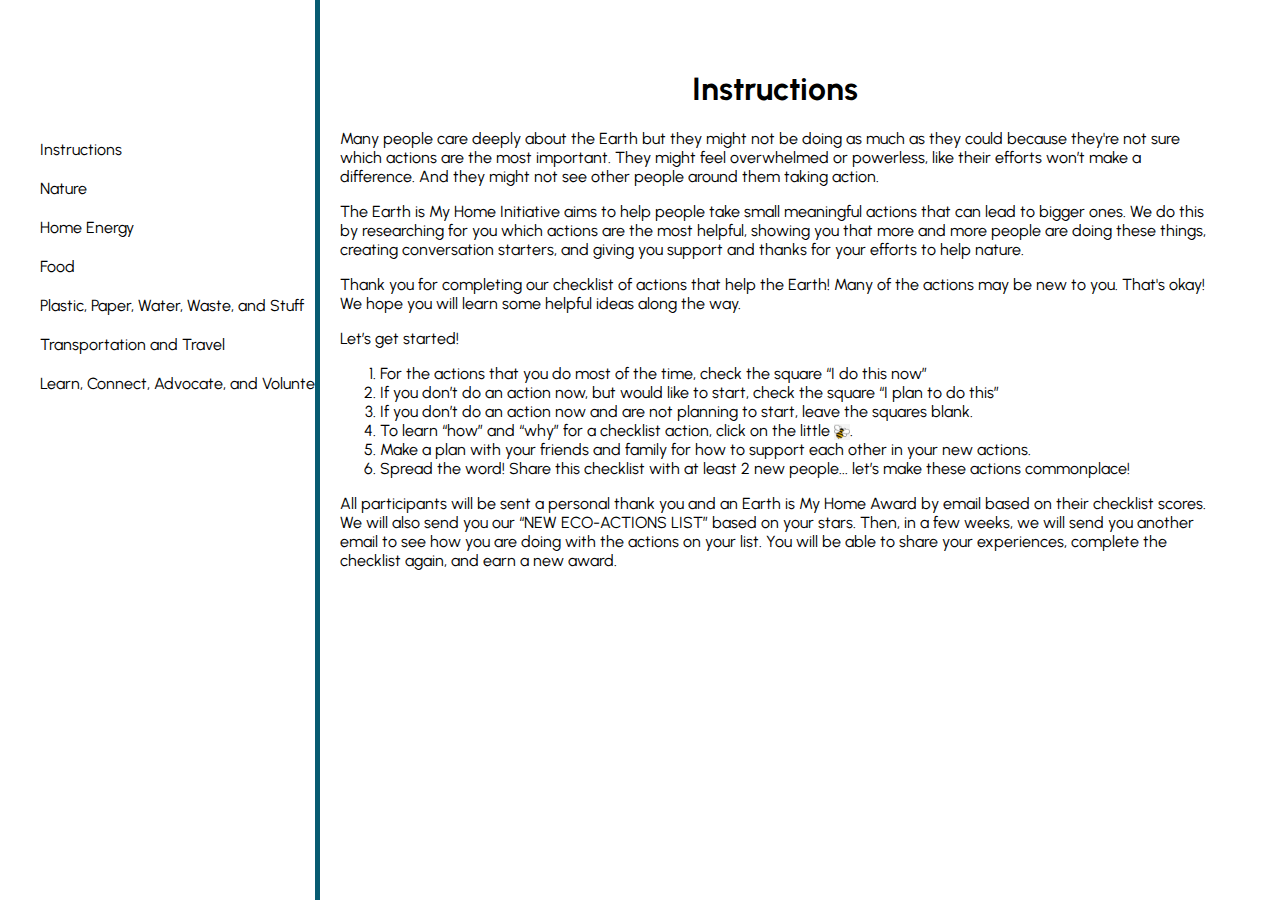
<file: Checklist/index.html>
<!DOCTYPE html>
<html lang="en">
<head>
    <meta charset="UTF-8">
    <meta name="viewport" content="width=device-width, initial-scale=1.0">
    <title>Vertical Split Screen</title>
    <link rel="stylesheet" href="styles.css">
    <link href="https://fonts.googleapis.com/css2?family=Urbanist:ital,wght@0,100..900;1,100..900&display=swap" rel="stylesheet">
</head>
<body>

<div class="split left">
  <div class="centered-content">
    <div class="menu-item" onclick="changeContent('instructions')">Instructions</div>
    <div class="menu-item" onclick="changeContent('nature')">Nature</div>
    <div class="menu-item" onclick="changeContent('home-energy')">Home Energy</div>
    <div class="menu-item" onclick="changeContent('food')">Food</div>
    <div class="menu-item" onclick="changeContent('plastic')">Plastic, Paper, Water, Waste, and Stuff</div>
    <div class="menu-item" onclick="changeContent('transport')">Transportation and Travel</div>
    <div class="menu-item" onclick="changeContent('learn')">Learn, Connect, Advocate, and Volunteer</div>
  </div>
</div>

<div class="split right">
    <div id="content-area">
      <!-- Default content or the content for 'Instructions' can go here -->
      <h1>Instructions</h1>
        <p>Many people care deeply about the Earth but they might not be doing as much as they could because they're not sure which actions are the most important. They might feel overwhelmed or powerless, like their efforts won’t make a difference. And they might not see other people around them taking action.</p>
        
        <p>The Earth is My Home Initiative aims to help people take small meaningful actions that can lead to bigger ones. We do this by researching for you which actions are the most helpful, showing you that more and more people are doing these things, creating conversation starters, and giving you support and thanks for your efforts to help nature.</p>
        
        <p>Thank you for completing our checklist of actions that help the Earth! Many of the actions may be new to you. That's okay! We hope you will learn some helpful ideas along the way.</p>
        
        <p>Let’s get started!</p>
        <ol>
            <li>For the actions that you do most of the time, check the square “I do this now”</li>
            <li>If you don’t do an action now, but would like to start, check the square “I plan to do this”</li>
            <li>If you don’t do an action now and are not planning to start, leave the squares blank.</li>
            <li>To learn “how” and “why” for a checklist action, click on the little <img src='bee.png' alt="Bee" class="inline-image">.</li>
            <li>Make a plan with your friends and family for how to support each other in your new actions.</li>
            <li>Spread the word! Share this checklist with at least 2 new people... let’s make these actions commonplace!</li>
        </ol>
        
        <p>All participants will be sent a personal thank you and an Earth is My Home Award by email based on their checklist scores. We will also send you our “NEW ECO-ACTIONS LIST” based on your stars. Then, in a few weeks, we will send you another email to see how you are doing with the actions on your list. You will be able to share your experiences, complete the checklist again, and earn a new award.</p>
    </div>
</div>

<script src="script.js"></script>
</body>
</html>
</file>
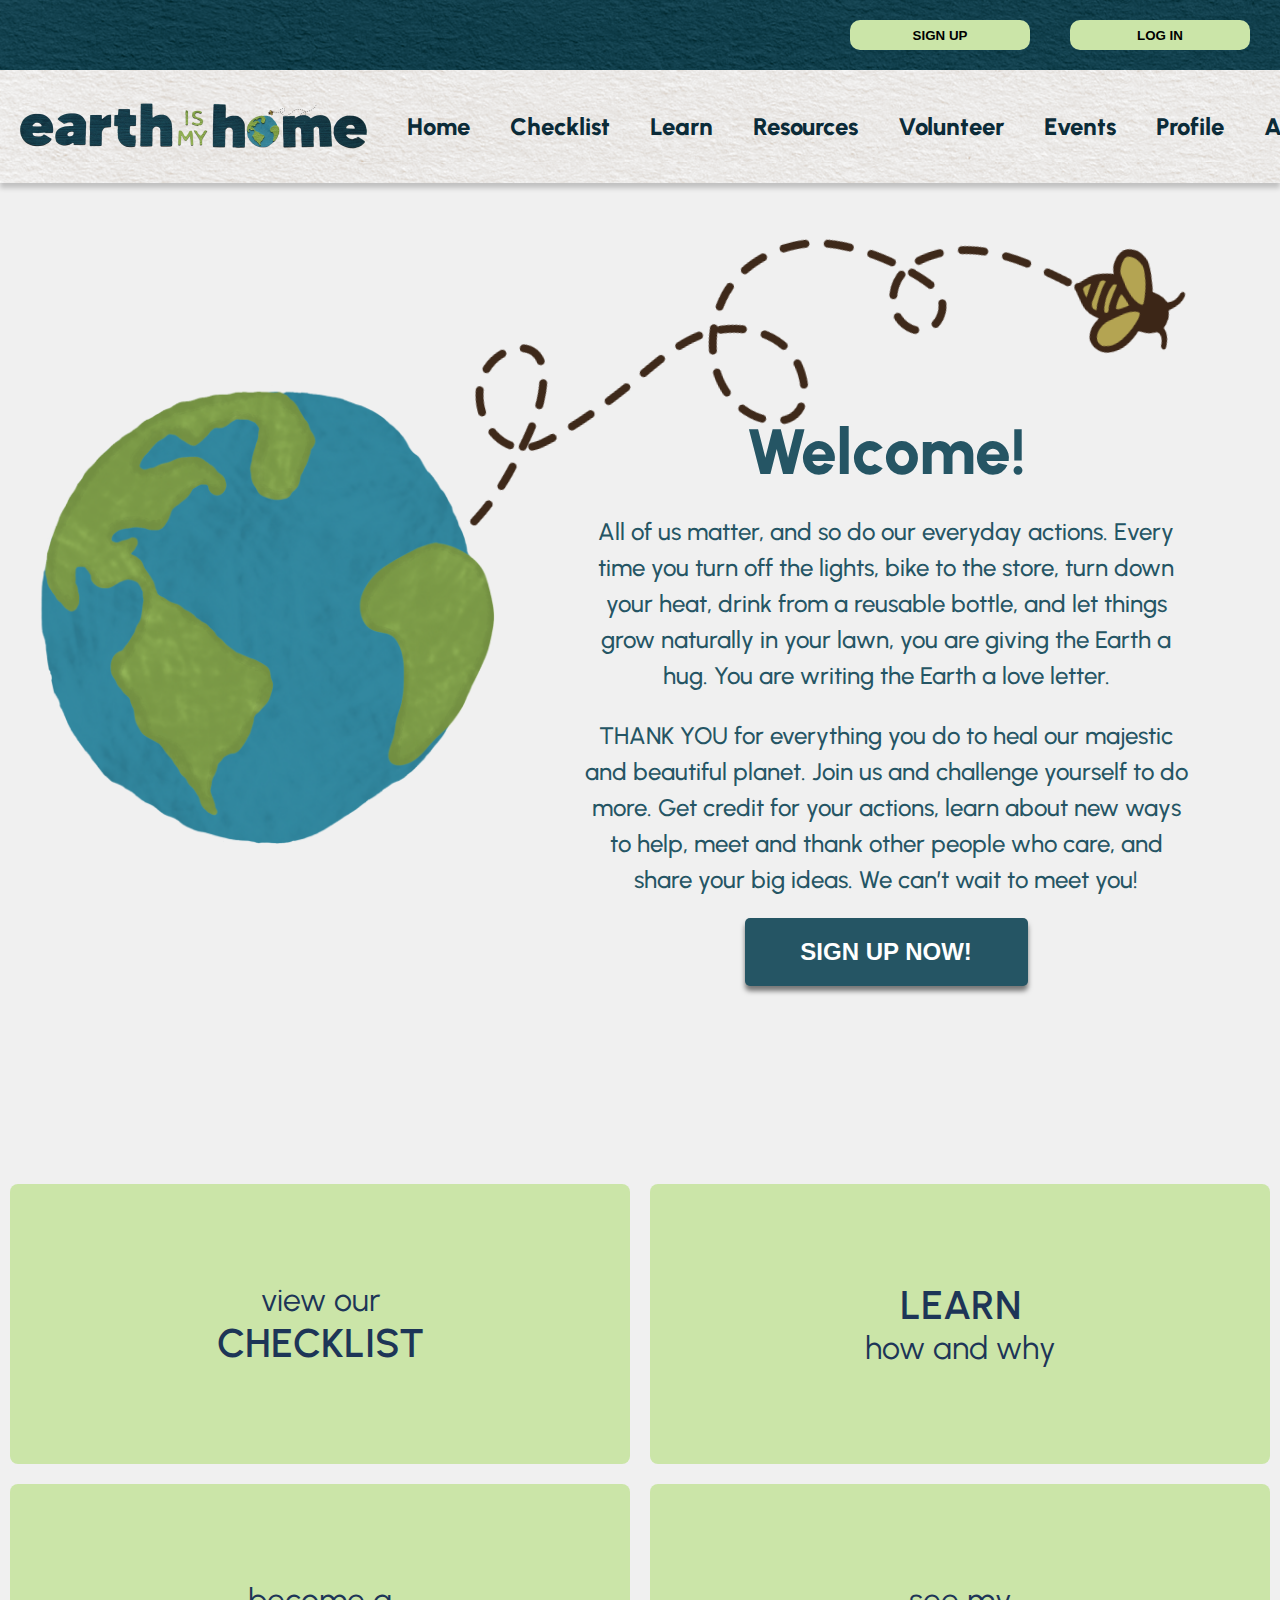
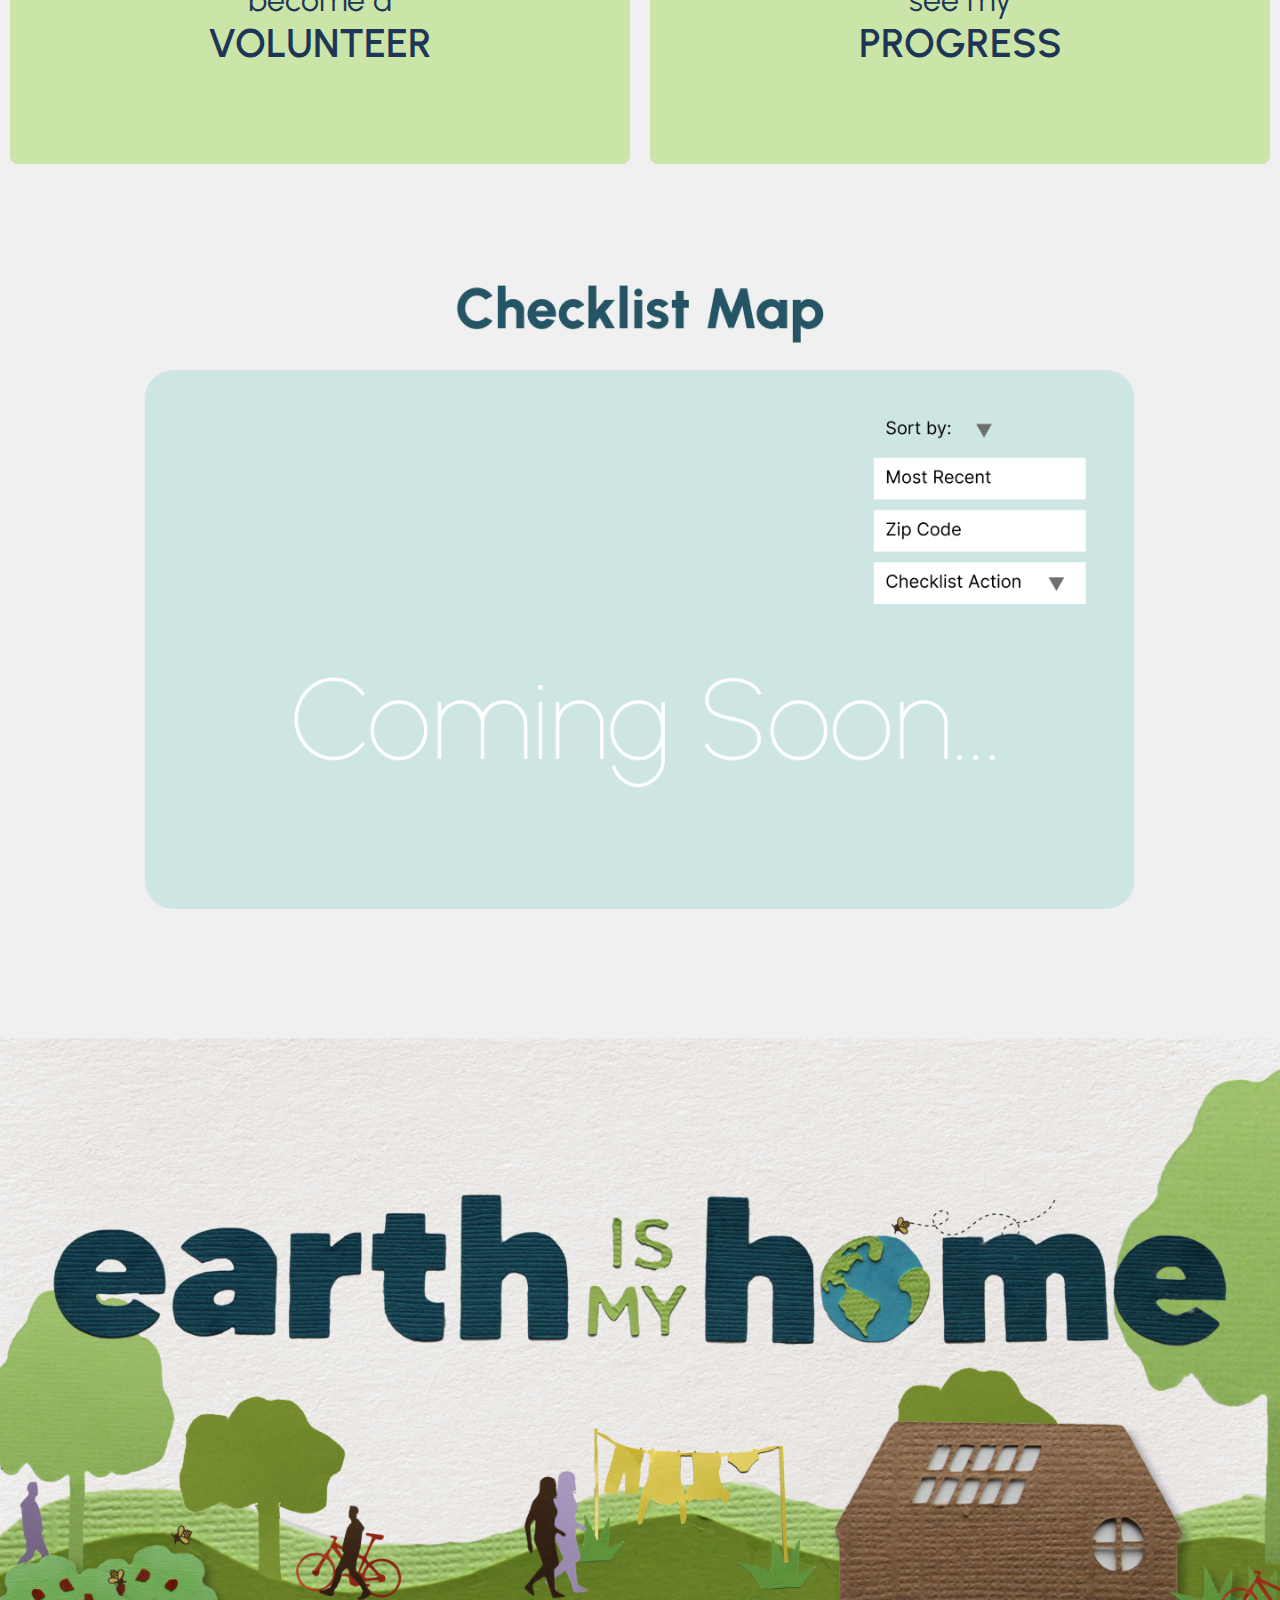
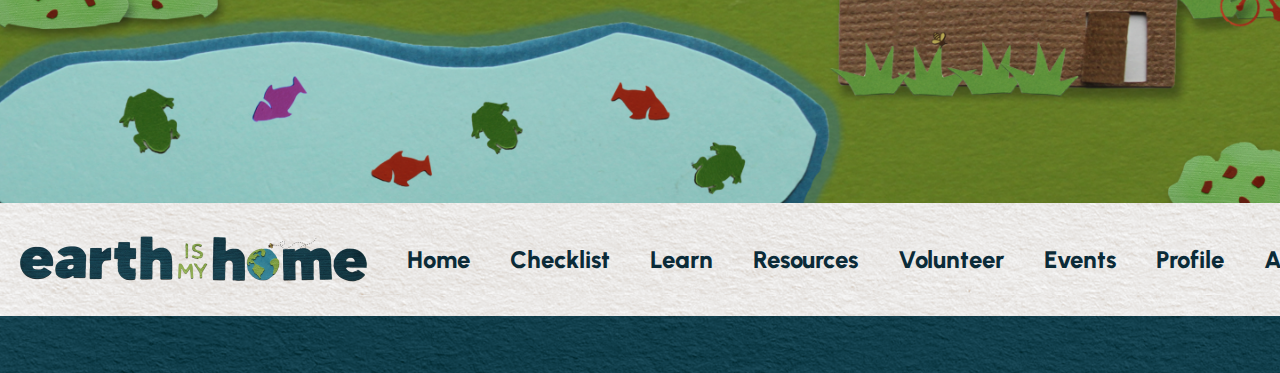
<file: Home Page/index.html>
<!DOCTYPE html>
<html lang="en">

<head>
    <meta charset="UTF-8">
    <meta name="viewport" content="width=device-width, initial-scale=1.0">
    <title>Earth is My Home</title>
    <link rel="stylesheet" href="styles.css">
    <link rel="preconnect" href="https://fonts.googleapis.com">
    <link rel="preconnect" href="https://fonts.gstatic.com" crossorigin>
    <link href="https://fonts.googleapis.com/css2?family=Urbanist:ital,wght@0,100..900;1,100..900&display=swap" rel="stylesheet">
</head>

<body>
    <div class="top-bar">
        <button class="auth-button" onclick="location.href='signup.html'">SIGN UP</button>
        <button class="auth-button" onclick="location.href='login.html'">LOG IN</button>
    </div>
    <header class="site-header">
        <img src="home-images/Site_logo.png" alt="Earth is My Home Logo" class="logo">
        <nav class="main-nav">
            <ul>
                <li><a href="#">Home</a></li>
                <li><a href="/Checklist/index.html">Checklist</a></li>
                <li><a href="#">Learn</a></li>
                <li><a href="#">Resources</a></li>
                <li><a href="#">Volunteer</a></li>
                <li><a href="#">Events</a></li>
                <li><a href="#">Profile</a></li>
                <li><a href="#">About</a></li>
            </ul>
        </nav>
    </header>

    <main>
        <section class="hero-section">
            <div class="hero-container">
                <div class="earth image">
                    <img src="./home-images/brush_earth.png" alt="earth">
                </div>
                <div class="hero-text">
                    <h1>Welcome!</h1>
                    <p>All of us matter, and so do our everyday actions. Every time you turn off the lights, bike to the
                        store, turn down your heat, drink from a reusable bottle, and let things grow naturally in your
                        lawn, you are giving the Earth a hug. You are writing the Earth a love letter.</p>
                    <p>THANK YOU for everything you do to heal our majestic and beautiful planet. Join us and challenge
                        yourself to do more. Get credit for your actions, learn about new ways to help, meet and thank
                        other people who care, and share your big ideas. We can’t wait to meet you!</p>
                    <button>SIGN UP NOW!</button>
                </div>

            </div>

        </section>


        <section class="options-section">
            <div class="option" onclick="location.href='/Checklist/index.html';">view our <span>CHECKLIST</span></div>
            <div class="option" onclick="location.href='learn.html';"><span>LEARN</span>how and why</div>
            <div class="option" onclick="location.href='volunteer.html';">become a <span>VOLUNTEER</span></div>
            <div class="option" onclick="location.href='progress.html';">see my <span>PROGRESS</span></div>
        </section>

        <section class="checklist-map-placeholder">
            <img id="map" src="home-images/map_placeholder.png" alt="map">
        </section>

        <img src="home-images/bottom_image.png" alt="Community Activities" class="bottom-img">
    </main>

    <footer class="site-footer">
        <img src="home-images/Site_logo.png" alt="Earth is My Home Logo" class="logo">
        <nav class="main-nav">
            <ul>
                <li><a href="#">Home</a></li>
                <li><a href="/Checklist/index.html">Checklist</a></li>
                <li><a href="#">Learn</a></li>
                <li><a href="#">Resources</a></li>
                <li><a href="#">Volunteer</a></li>
                <li><a href="#">Events</a></li>
                <li><a href="#">Profile</a></li>
                <li><a href="#">About</a></li>
            </ul>
        </nav>
    </footer>
    <div class="top-bar">
        <br>
        <br>
        <br>
    </div>
</body>

</html>
</file>
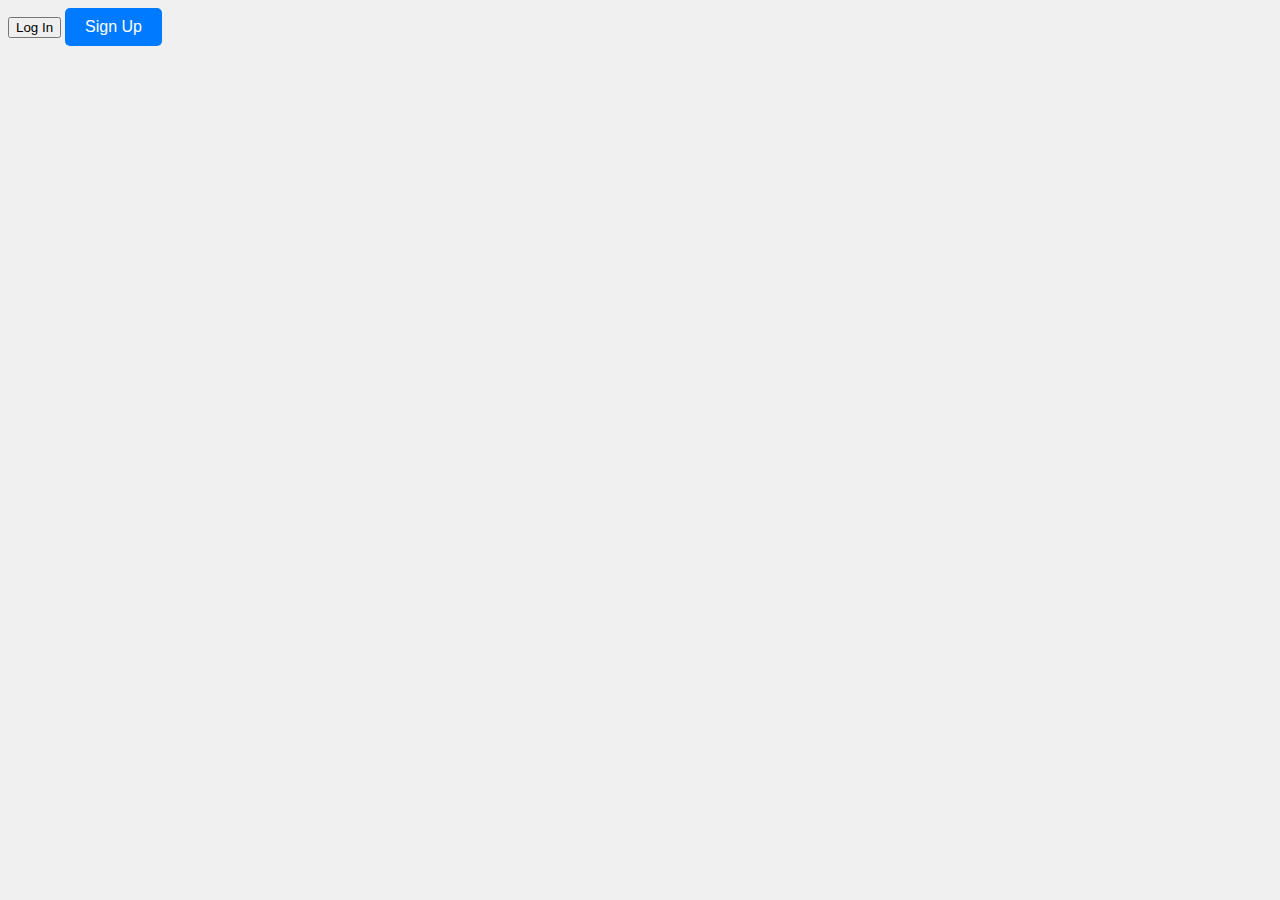
<file: Login and Signup/index.html>
<!DOCTYPE html>
<html lang="en">
<head>
<meta charset="UTF-8">
<meta name="viewport" content="width=device-width, initial-scale=1.0">
<title>Simple Login Popup</title>
<link rel="stylesheet" href="style.css">
<link href="https://fonts.googleapis.com/css2?family=Urbanist:ital,wght@0,100..900;1,100..900&display=swap" rel="stylesheet">
</head>
<body>

<!-- Login Button -->
<button id="loginTriggerButton" class="login-trigger-button">Log In</button>

<!-- Sign Up Button -->
<button id="signupTriggerButton" class="trigger-button">Sign Up</button>

<!-- Login Modal -->
<div id="loginPopup" class="modal">
  <div class="modal-content">
    <span class="close-button">&times;</span>
    <h2>LOGIN</h2>
    <form id="loginForm">
      <div class="input-container">
        <label for="email">Email</label>
        <input type="email" id="email" name="email" required>
      </div>
      <div class="input-container">
        <label for="password">Password</label>
        <input type="password" id="password" name="password" required>
      </div>
      <div class="footer">
        <a href="#" class="forgot-password">Forgot Password</a>
        <button type="submit" class="login-button">LOGIN</button>
        <div class="footer">
            <span>New here? <a href="#" id="switchToSignup">Sign Up</a></span>
        </div>
      </div>
    </form>
  </div>
</div>

<!-- Sign Up Modal -->
<div id="signupPopup" class="modal">
    <div class="modal-content">
      <span class="close-button">&times;</span>
      <h2>SIGN UP</h2>
      <form id="signupForm">
        <!-- Email Field -->
        <div class="input-container">
          <label for="signupEmail">Email</label>
          <input type="email" id="signupEmail" name="email" required>
        </div>
        <!-- Password Field -->
        <div class="input-container">
          <label for="signupPassword">Password</label>
          <input type="password" id="signupPassword" name="password" required>
        </div>
        <!-- ZIP Code Field -->
        <div class="input-container">
          <label for="signupZip">ZIP Code</label>
          <input type="text" id="signupZip" name="zip" required>
        </div>
        <!-- Sign Up Button -->
        <button type="submit" class="signup-button">SIGN UP</button>
        <!-- Already have an account? -->
        <p class="login-link">Already a user? <a href="#" id="switchToLogin">LOGIN</a></p>
      </form>
    </div>
  </div>
  
<script src="script.js"></script>
</body>
</html>
</file>
<file: Checklist/styles.css>
/* CSS */
body, html {
    margin: 0;
    padding: 0;
    height: 100%;
    background-color: #f0f0f0;
    font-family: 'Urbanist';
  }
  
  .split {
    height: 100%;
    position: fixed;
    z-index: 1;
    top: 0;
    overflow-x: hidden;
    padding-top: 20px;
    box-sizing: border-box; /* Ensure padding is included in the width */
  }
  
  .left {
    left: 0;
    width: 25%; /* Left side takes up 25% of the screen */
    background-color: white;
    padding-left: 20px; 
    padding-top: 130px;
    border-right: 5px solid #075B71; /* Replace with your actual color code */
  }
  
  .right {
    right: 0;
    width: 75%; /* Right side takes up 75% of the screen */
    padding-left: 20px; 
    padding-right: 70px; 
    background-color: white;
  }
  
.centered-content {
    top: 40%;
    left: 10%;
    text-align: center;
}
  
.menu {
    width: 25%; /* Adjust as necessary */
    display: flex;
    flex-direction: column;
    padding-left: 0;
    margin-top: 0; /* No top margin */
    background-color: white;
    border-right: 3px solid #e0e1e2; /* Your border color */
    height: 100vh; /* Full height of the viewport */
    box-sizing: border-box; /* Include padding and border in the width */
    overflow-y: auto; /* Scrollbar if needed */
    padding-top: 20px; /* Add padding to the top if needed */
}
  
.menu-item {
    padding: 10px 20px;
    cursor: pointer;
    text-align: left;
    background-color: white;
    border: none;
    transition: background-color 0.2s;
    width: 100%; /* Full width */
}
  
.menu-item:hover {
    background-color: #9CD6D2; /* Slight grey background on hover */
}
  
.inline-image {
    vertical-align: middle; /* Align the image vertically with the text */
    height: 1em; /* Sets the image height relative to the font size of the element */
    /* You might need to adjust the height value to better fit your design */
  }

#content-area h1 {
    margin-top: 50px; /* Adjust value to center the title where you want it */
    text-align: center;
  }


  .nature-header {
    text-align: center; /* Center the header content */
  }
  
  .nature-image {
    width: auto;  /* maintain the aspect ratio */
    height: 100px;  /* adjust this value to the desired height */
  }
  
  
  .learn-more-btn {
    display: block; /* Display the button as a block */
    margin: 1em auto; /* Center the button horizontally */
    padding: 0.5em 1em; /* Padding inside the button */
    background-color: #18959f; /* Light gray background, adjust as needed */
    color: white; 
    padding: 10px 20px; /* Increase padding to make the button larger */
    font-size: 1.2em; /* Increase font-size for larger text */
    border: none; /* Removes the default border */
    border-radius: 5px; /* Optional: rounds the corners of the button */
    cursor: pointer; /* Changes the cursor to a pointer when hovering over the button */
    transition: background-color 0.3s; /* Smooth background color transition on hover */
    }
  
.learn-more-btn:hover {
        background-color: #147D85; /* Darker shade for hover effect */
    }

  .section-divider {
    border: none; /* Removes the default border */
    height: 2px; /* This sets the thickness of your divider */
    background-color: #075B71; /* Change this to your desired color */
    margin-top: 20px; /* Space above the divider */
    margin-bottom: 20px; /* Space below the divider */
  }
  
  .activity {
    text-align: left; /* Align text to the left */
    margin: 2em; /* Margin around the activity for spacing */
  }
  
  .checkbox-container {
    display: flex; /* Align checkbox-items side by side */
    align-items: center; /* Center them vertically */
    gap: 20px; /* Add some space between them */
  }
  
  .checkbox-item {
    display: flex; /* Align label and input side by side */
    align-items: center; /* Center them vertically */
  }
  
  
  .checkbox-item label {
    display: flex-start;
    align-items: center; /* Vertically centers the checkbox and label text */
    font-size: 0.8em; /* Adjusts the font size */
  }
  
  .checkbox-label-text {
    font-style: italic; /* This applies italic styling to the span text */
  }
  
  .checkbox-item input[type="checkbox"] {
    margin-top: 5px; /* Space above the checkbox */
    cursor: pointer;
  }
</file>
<file: Home Page/styles.css>
body, html {
    margin: 0;
    padding: 0;
    box-sizing: border-box;
    background-color: #f0f0f0;
    font-family: 'Urbanist';
}

.top-bar {
    background-image: url('home-images/blue_bar.png');
    padding: 0px 10px;
    display: flex;
    justify-content: flex-end;
}

.site-header {
    background-image: url('home-images/paper_bar.png');
    display: flex;
    justify-content: space-between;
    align-items: center;
    padding: 10px 20px;
    margin-bottom: 0px;
    font-weight: 800;
    box-shadow: 0px 5px 5px rgba(0, 0, 0, .2);
}

.main-nav ul {
    list-style: none;
    display: flex;
    gap: 40px;
    font-size: 24px;
}

.main-nav ul li a {
    text-decoration: none;
    color: #0B2B38; 
}

.auth-button {
    padding: 8px 20px;
    width: 180px;
    height: 30px;
    background-color: #CBE5A8;
    font-weight: 700;
    border: none;
    border-radius: 10px;
    cursor: pointer;
    margin: 20px;
    margin-top: none;
    margin-bottom: none;
}

.hero-section {
    display: flex;
    align-items: center;
    justify-content: space-around;
    text-align: left;
    margin-bottom: 100px;
}

.bee-path{
    background-image: url('./home-images/bee_path.png');
}

.bee{
    background-image: url('./home-images/flat_bee.png');
    width: 11rem;
    position: absolute;
    right: 0;
    top: 114px;
}

.image{
   position: relative;
    width: 500px;
    height: 500px;
}

.image::before {
    content: url('./home-images/bee_path.png');
    display: block;
    position: absolute;
    top: -100px;
    left: 420px;
    width: 100%;
    height: 100%;
    background-size: cover;
    transform: rotate(-15deg);
}
.image::after {
    content: url('./home-images/flat_bee.png');
    display: block;
    position: absolute;
    top: -200px;
    left: 1085px;
    width: 100%;
    height: 100%;
    background-size: cover;
    transform: rotate(-15deg);
}
.image img{
    position: absolute;
    top: 0;
    left: 0;
    width: 100%;
    height: 100%;
}

.hero-container{
    position: relative;
    display: flex;
    justify-content: space-between;
    align-items: center;
    /* width: 92%; */
    margin: 1.1rem;
    /* height: 40vh; */
    /* border: solid; */
    max-width: 1500px;
}
.hero-text {
    margin-top: 100px;
    flex-basis: 50%; 
    padding: 70px; 
    text-align: center;
    color: #255564;
}

.hero-text h1 {
    color: #333;
    margin-bottom: 20px;
    color: #255564;
    font-size: 64px;
    font-weight: 800;
}

.hero-text p {
    margin-bottom: 20px;
    height: 300%;
    font-size: 24px;
    font-weight: 500;
    line-height: 1.5em;
}

.hero-text button {
    background-color: #255564;
    width: 283px;
    height: 68px;
    color: white;
    font-weight: 700;
    border: none;
    padding: 10px 20px;
    cursor: pointer;
    font-size: 24px;
    border-radius: 5px; 
    box-shadow: 0px 5px 5px rgba(0, 0, 0, .5);
}

.options-section {
    display: grid;
    grid-template-columns: repeat(2, 1fr); 
    gap: 20px; 
    padding: 10px; 
    background-color: #f0f0f0; 
}

.option {
    background-color: #CBE5A8; 
    color: #1d3557; 
    text-align: center;
    padding: 40px; 
    font-size: 32px;
    cursor: pointer;
    border-radius: 8px; 
    display: flex;
    flex-direction: column;
    justify-content: center;
    height: auto; 
    min-height: 200px; 
}

span {
    font-size: 40px;
    font-weight: 600;
}

.option strong {
    font-weight: bold;
    font-size: 1.5rem;
}

#map {
    height: 400px; 
    margin-top: 100px;
    margin-bottom: none;
    width: 100%;
    height: auto;
}

.bottom-img {
    width: 100%;
    display: block;
}

.site-footer {
    background-image: url('home-images/paper_bar.png');
    display: flex;
    justify-content: space-between;
    align-items: center;
    font-weight: 800;
    padding: 10px 20px;
    margin-bottom: none;
}

.footer-content {
    background-image: url('home-images/blue_bar.png');
    padding: 0px 10px;
    display: flex;
    justify-content: flex-end;
}
</file>
<file: Login and Signup/style.css>
/* Styles for both the Log In and Sign Up buttons */
body, html {
    background-color: #f0f0f0;
    font-family: 'Urbanist';
}

.trigger-button {
    padding: 10px 20px;
    font-size: 16px;
    margin-right: 10px; /* Add space between buttons */
    color: white;
    background-color: #007bff;
    border: none;
    border-radius: 5px;
    cursor: pointer;
}

/* Styles for the modal background */
.modal {
    display: none; /* Hidden by default */
    position: fixed; /* Stay in place */
    z-index: 1; /* Sit on top */
    left: 0;
    top: 0;
    width: 100%; /* Full width */
    height: 100%; /* Full height */
    overflow: auto; /* Enable scroll if needed */
    background-color: rgba(0,0,0,0.4); /* Black with opacity */
}

/* Styles for the modal content */
.modal-content {
    position: relative;
    background-color: #fefefe;
    margin: 5% auto; /* Center the modal on the page */
    padding: 20px;
    border: 1px solid #888;
    width: 30%; /* Adjust width as necessary */
    max-height: 90%; /* Limit the height of the modal */
    overflow-y: auto; /* Enable scrolling within the modal if needed */
    border-radius: 10px;
    box-shadow: 0 4px 8px 0 rgba(0,0,0,0.2), 0 6px 20px 0 rgba(0,0,0,0.19);
}

@media (max-width: 768px) {
    .modal-content {
      width: 80%; /* On smaller screens, the modal takes more space */
      margin: 20% auto; /* Increase margin for better visibility on small screens */
    }
  }

/* The Close Button */
.close-button {
    color: #aaaaaa;
    position: absolute;
    top: 0;
    right: 0;
    font-size: 28px;
    font-weight: bold;
    padding: 0 15px;
}

.close-button:hover,
.close-button:focus {
    color: #000;
    text-decoration: none;
    cursor: pointer;
}

/* Styles for the input containers */
.input-container {
    margin-bottom: 10px; /* Reduce space between inputs */
}

h2 {
    text-align: center; /* Centers the title */
    margin-bottom: 20px; /* Adds some space below the title */
}

.input-container label {
    display: block;
    margin-bottom: 5px;
}

/* Ensure all input types have the same style */
input[type="email"],
input[type="password"],
input[type="text"],
input[type="radio"] {
    width: 100%; /* Makes the input take the full width of its parent container */
    margin-bottom: 10px; /* Space below each input */
}

.login-button {
    width: 100%;
    padding: 10px;
    background-color: #4CAF50;
    color: white;
    border: none;
    border-radius: 4px;
    cursor: pointer;
}

.login-button:hover {
    opacity: 0.8;
}

.forgot-password {
    display: block;
    text-align: right;
    margin-bottom: 20px; /* Space between forgot password and button */
}

.sign-up {
    text-align: center;
    margin-top: 10px;
}

.sign-up-link {
    color: #007bff;
    text-decoration: none;
}

/* Style for the sign-up button */
.signup-button {
    width: 100%; /* Button should fill its container */
    padding: 10px;
    margin-top: 20px; /* Add space above the button */
    background-color: #4CAF50;
    color: white;
    border: none;
    border-radius: 4px;
    cursor: pointer;
}

.signup-button:hover {
    opacity: 0.8;
}

/* This undoes the full width for radio buttons specifically and aligns them to the left */
input[type="radio"] {
    width: auto; /* Override width for radio buttons */
    margin-right: 10px; /* Space after the radio button, before the label */
}

/* Styles for the radio button labels for better alignment */
.radio-container label {
    display: inline-block; /* Align with the radio button */
    margin-bottom: 5px; /* Space below each label */
}

/* Adjust the input container that wraps each radio button and label */
.radio-container {
    display: block; /* Stack the radio buttons vertically */
    margin-bottom: 10px; /* Space below the entire radio button group */
}

/* This makes sure the radio button is to the left of the text */
.radio-container label {
    margin-left: 5px; /* Adds space between the radio button and the text */
}
</file>
